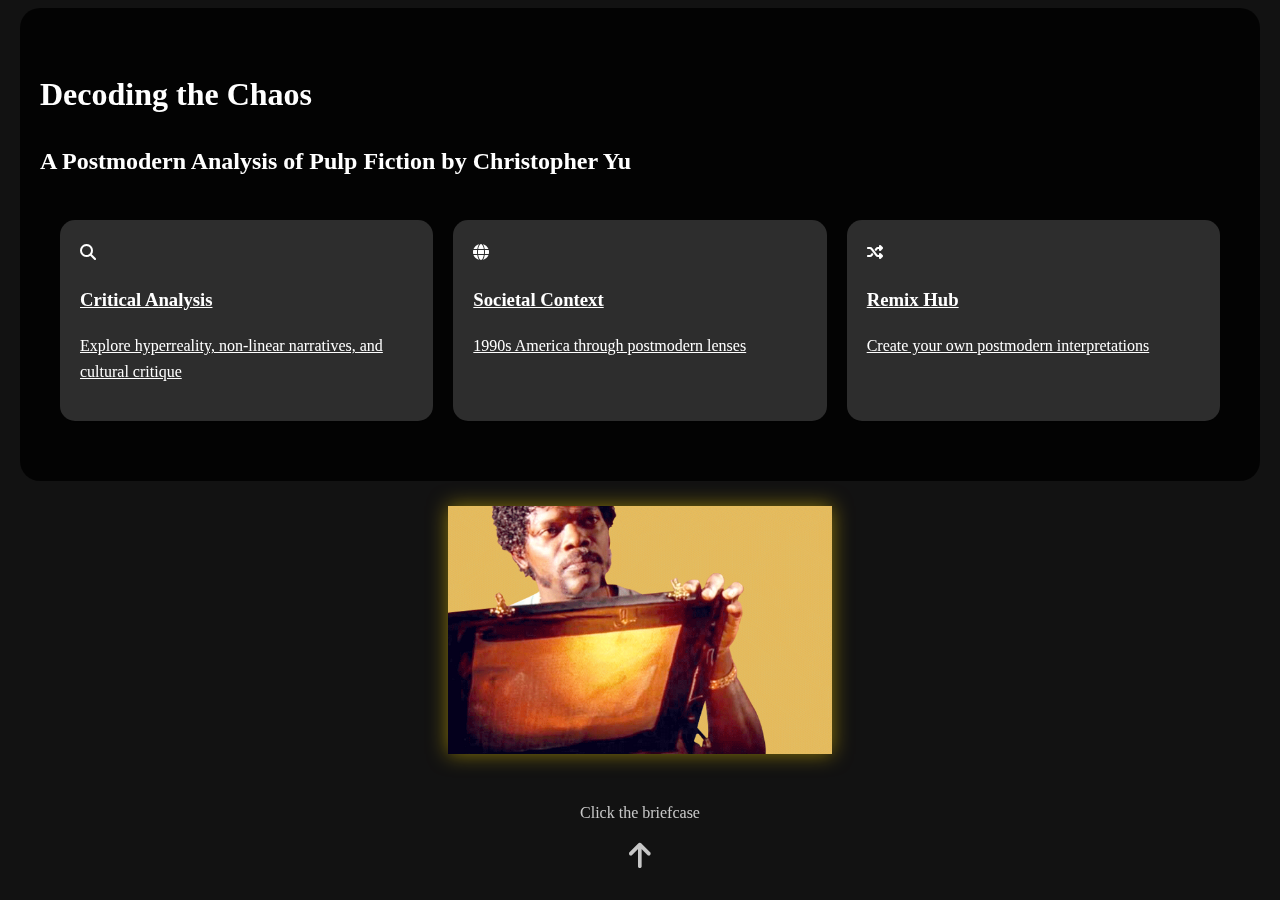
<file: index.html>
<!DOCTYPE html>
<html lang="en">

<head>
    <meta charset="UTF-8">
    <meta name="viewport" content="width=device-width, initial-scale=1.0">
    <title>Decoding the Chaos: Pulp Fiction Analysis</title>
    <link rel="stylesheet" href="css/style.css">
    <link rel="stylesheet" href="https://cdnjs.cloudflare.com/ajax/libs/font-awesome/6.4.0/css/all.min.css">
</head>

<body>
    <!-- Full-screen Briefcase Background -->
    <div class="briefcase" onclick="redirectRandomly()">
        <img src="assets/images/briefcase.gif" alt="Mysterious Briefcase">
        <div class="hover-effect"></div>
    </div>

    <!-- Main Content Container -->
    <div class="container">
        <!-- Glitch Title -->
        <div class="glitch-container">
            <h1 class="glitch" data-text="Decoding the Chaos">Decoding the Chaos</h1>
        </div>

        <!-- Subtitle -->
        <h2 class="subtitle">A Postmodern Analysis of Pulp Fiction by Christopher Yu</h2>

        <!-- Navigation Cards -->
        <div class="grid">
            <a href="analysis.html" class="card">
                <i class="fas fa-search"></i>
                <h3>Critical Analysis</h3>
                <p>Explore hyperreality, non-linear narratives, and cultural critique</p>
            </a>

            <a href="context.html" class="card">
                <i class="fas fa-globe"></i>
                <h3>Societal Context</h3>
                <p>1990s America through postmodern lenses</p>
            </a>

            <a href="remix-hub.html" class="card">
                <i class="fas fa-random"></i>
                <h3>Remix Hub</h3>
                <p>Create your own postmodern interpretations</p>
            </a>
        </div>
    </div>

    <!-- Subtle Up Arrow Hint -->
<div class="click-arrow">
    <p>Click the briefcase</p>
    <i class="fas fa-arrow-up"></i>
</div>

    <!-- Scripts -->
    <script src="js/script.js"></script>
</body>

</html>
</file>
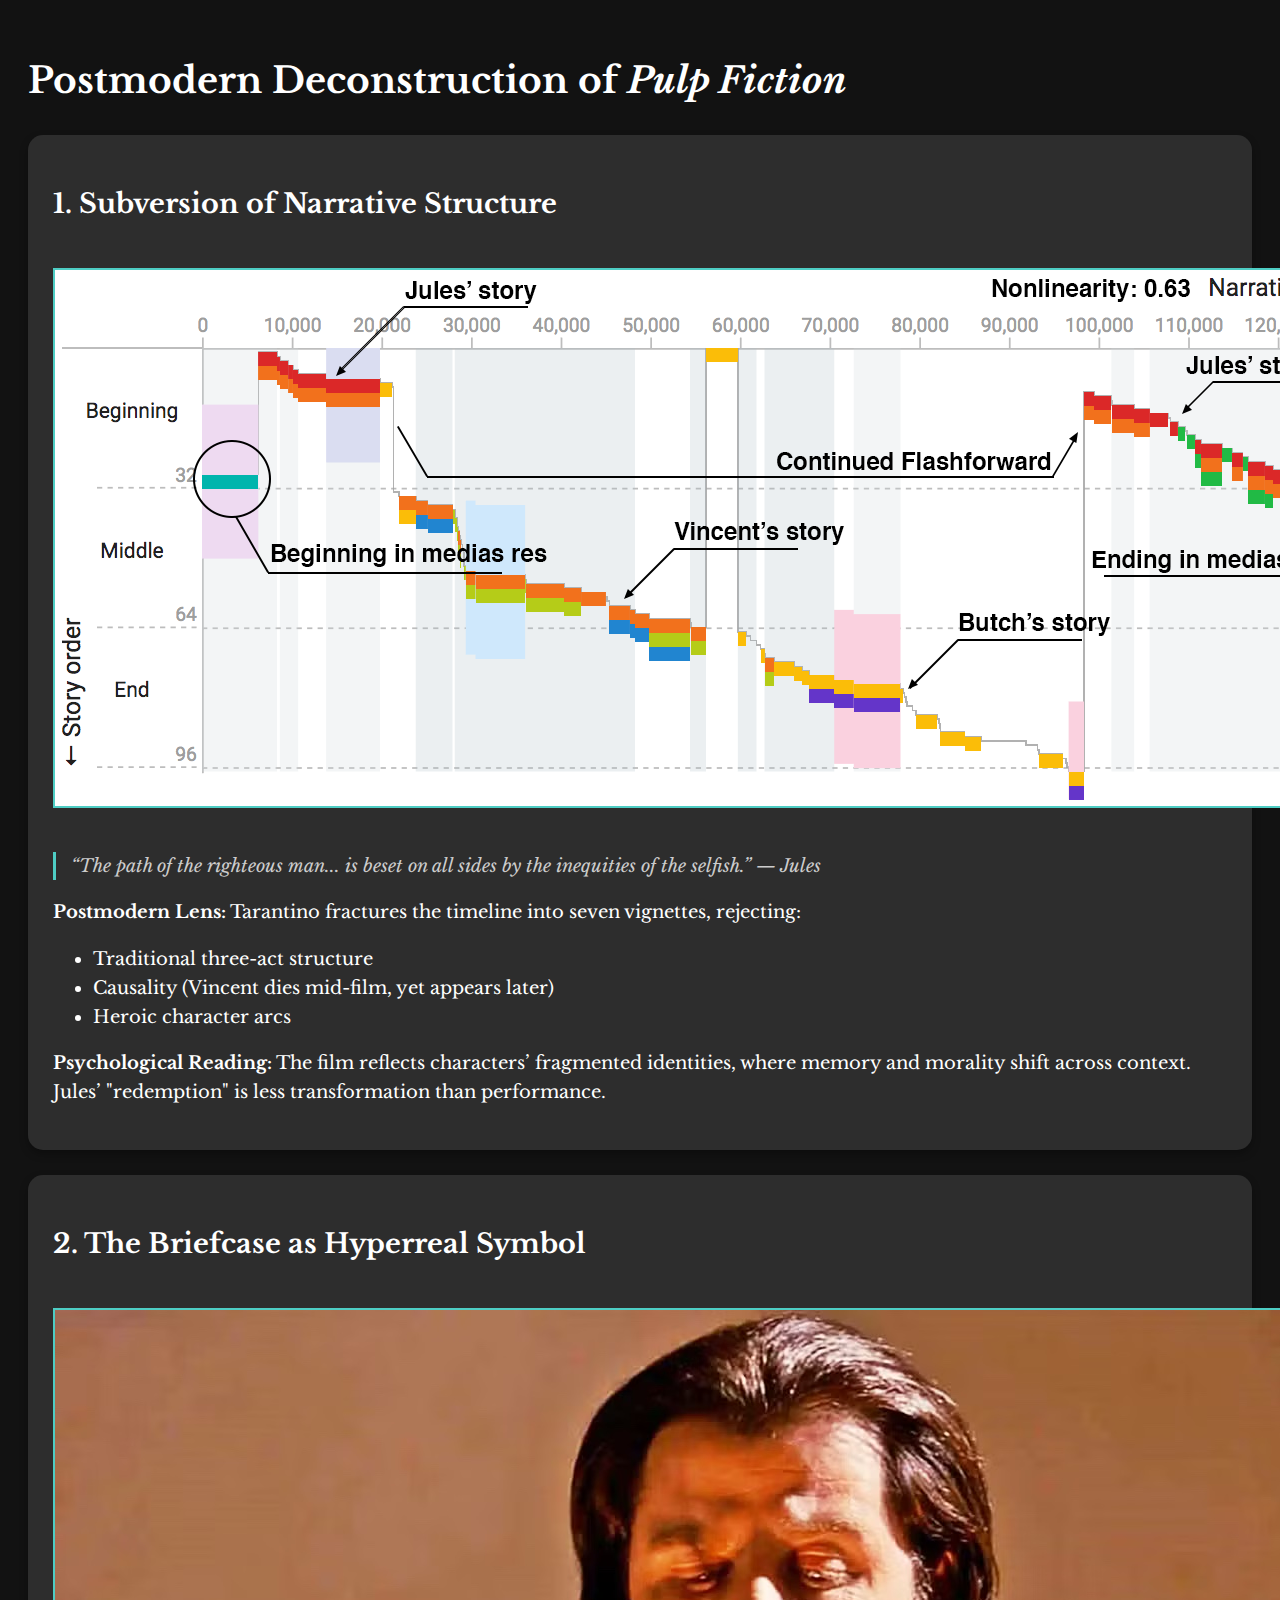
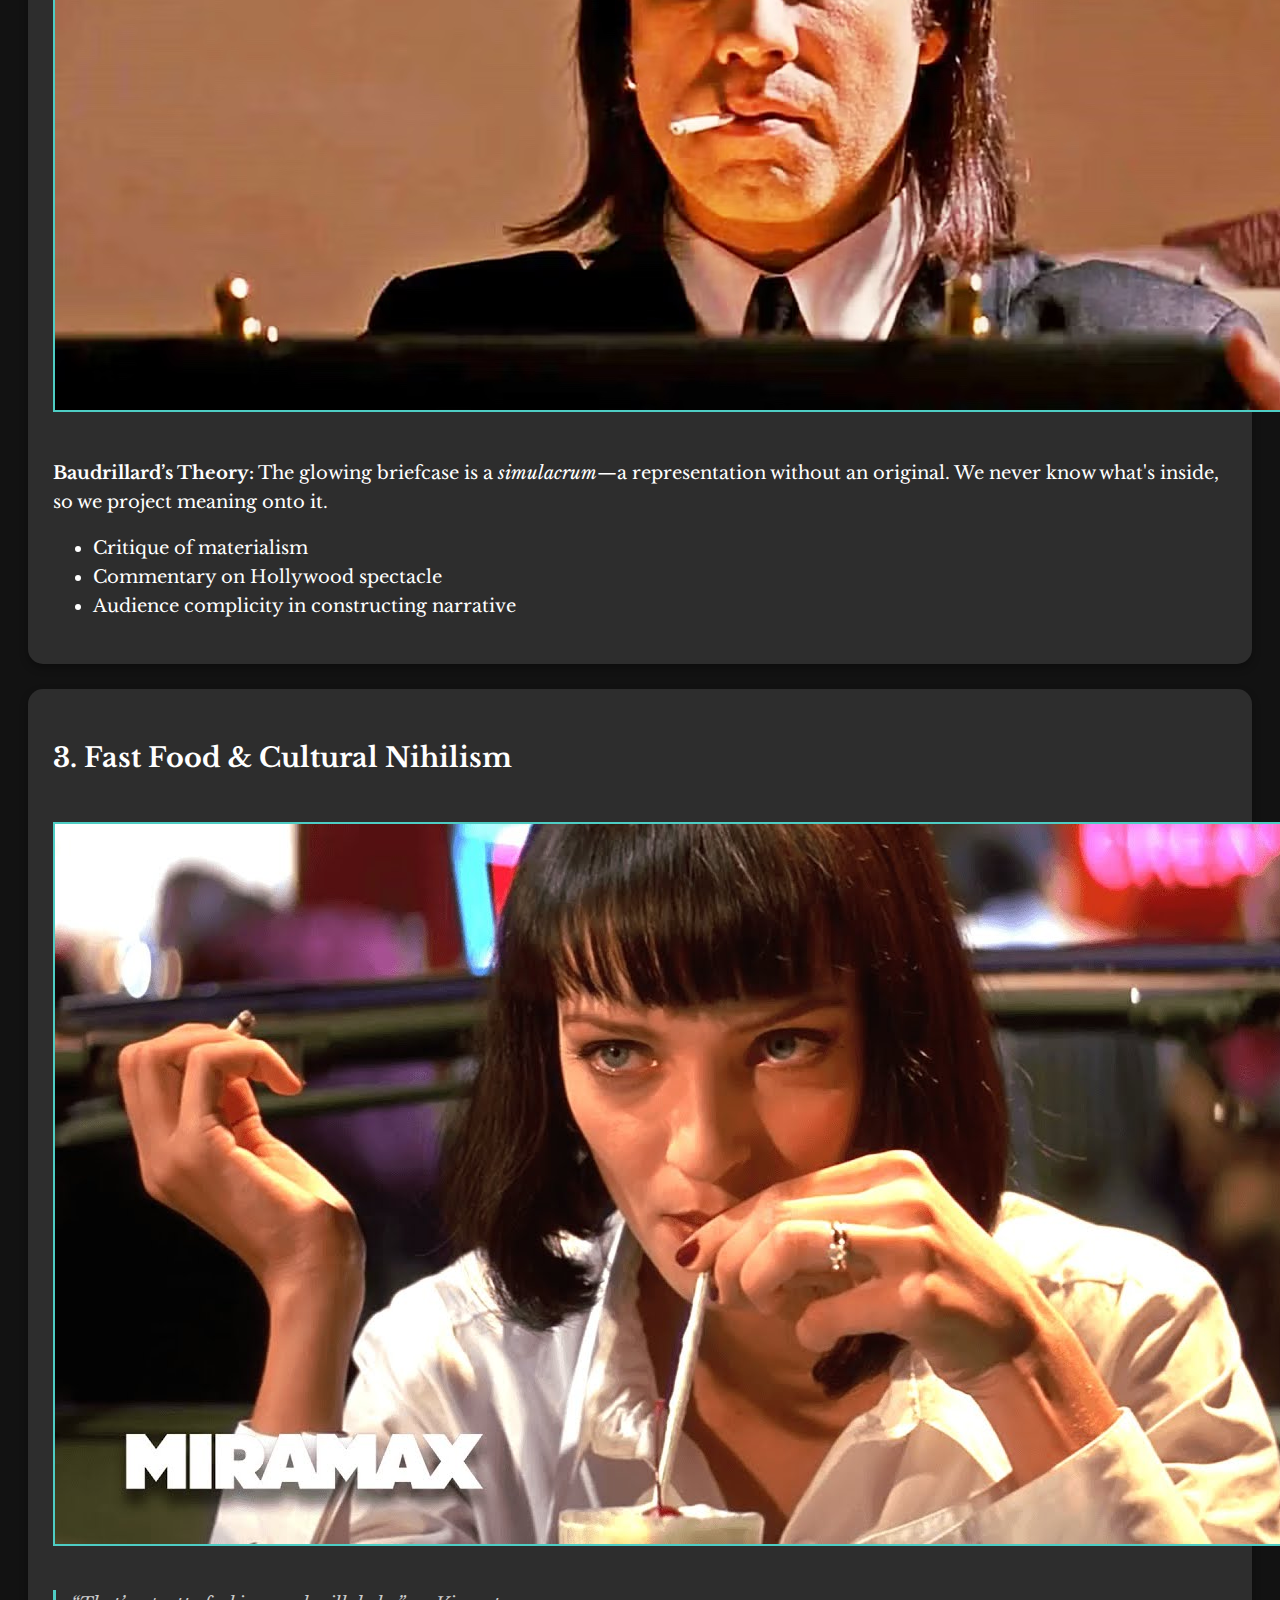
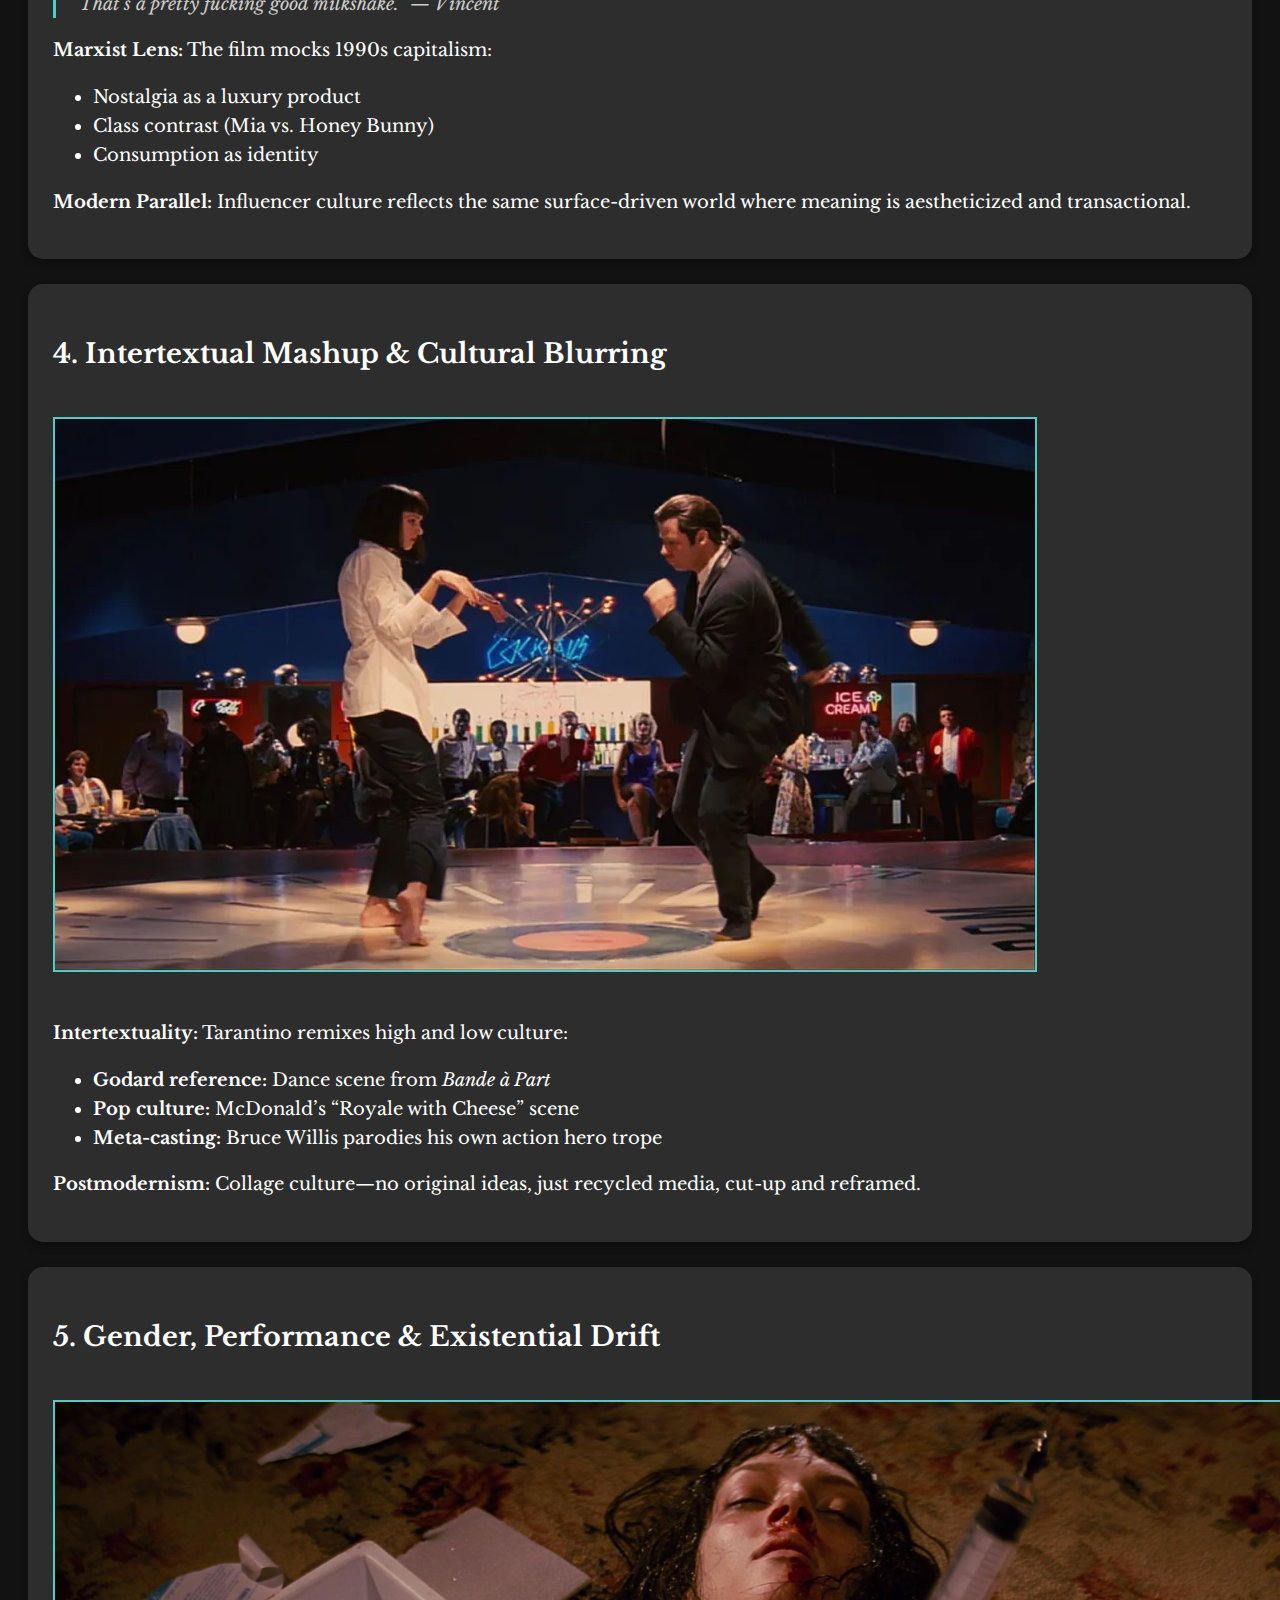
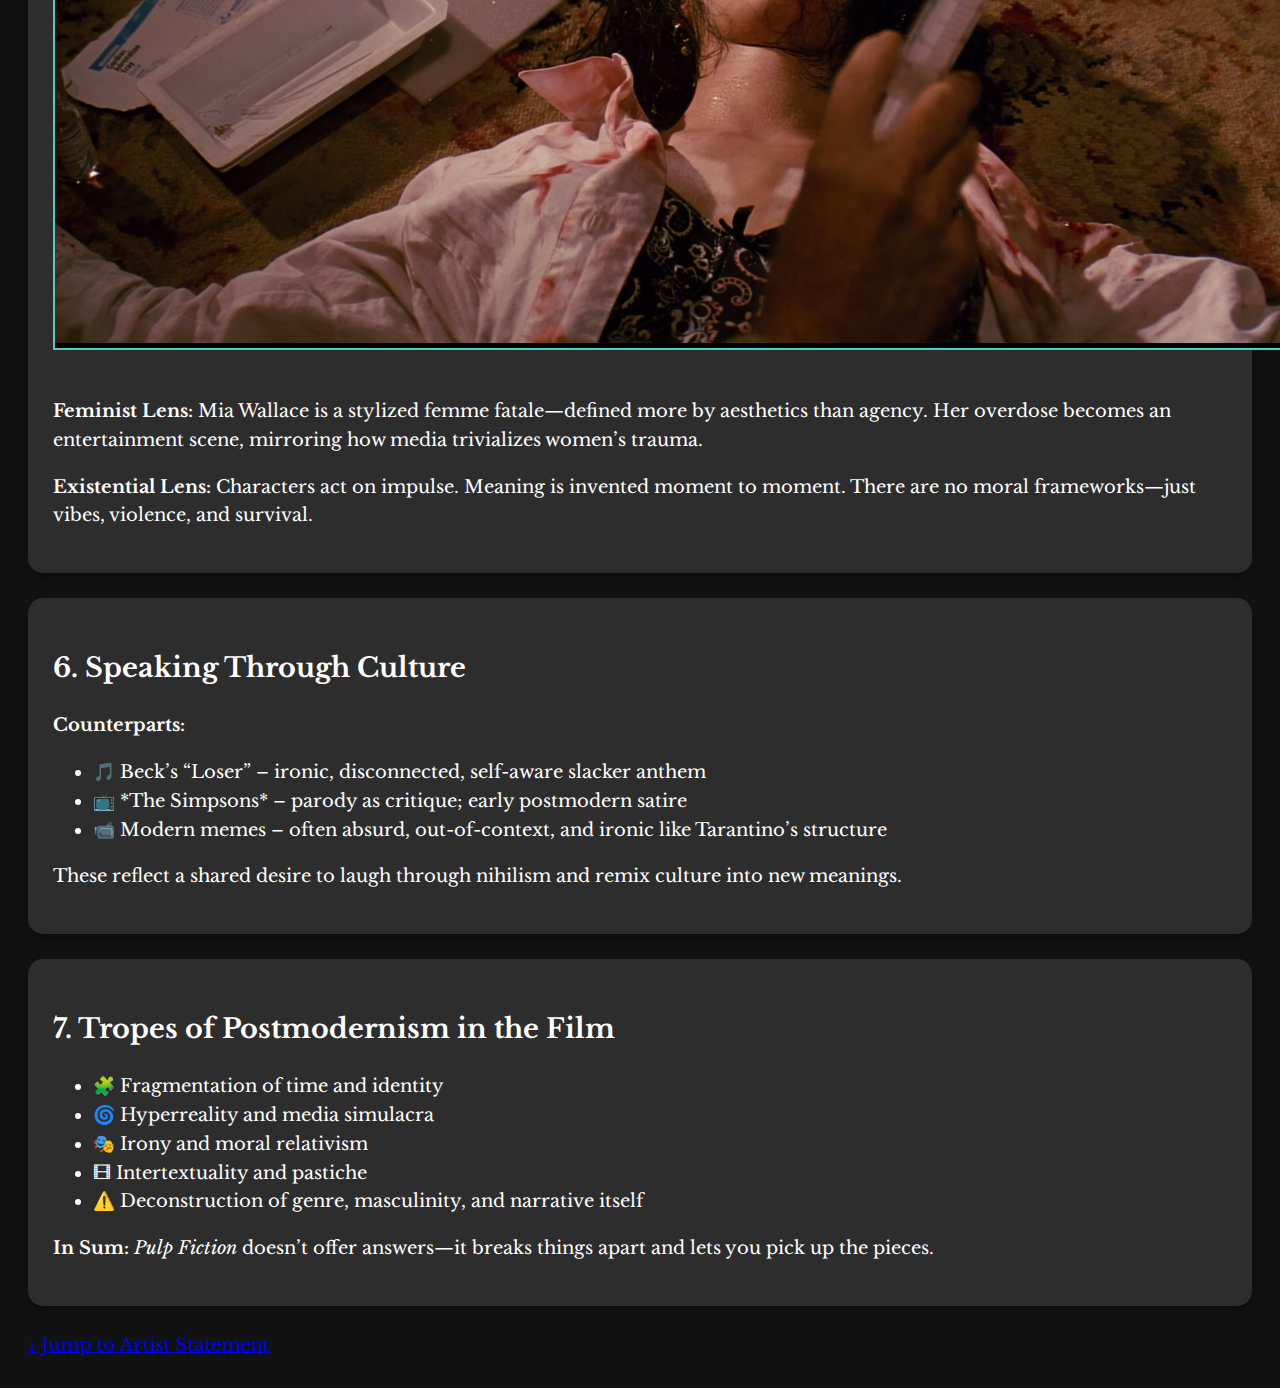
<file: analysis.html>
<!DOCTYPE html>
<html lang="en">

<head>
    <meta charset="UTF-8">
    <title>Critical Analysis: Pulp Fiction</title>
    <link rel="stylesheet" href="css/analysis.css">
    <link href="https://fonts.googleapis.com/css2?family=Libre+Baskerville&display=swap" rel="stylesheet">
</head>

<body>
    <div class="container">
        <h1>Postmodern Deconstruction of <em>Pulp Fiction</em></h1>

        <!-- 1. LENS: Subversion of Narrative Structure -->
        <div class="analysis-section" id="scene-1">
            <h2>1. Subversion of Narrative Structure</h2>
            <img src="assets/images/timeline.png" alt="Chronological vs. Film Timeline" class="responsive-img">
            <div class="quote">“The path of the righteous man... is beset on all sides by the inequities of the
                selfish.” — Jules</div>
            <p><strong>Postmodern Lens:</strong> Tarantino fractures the timeline into seven vignettes, rejecting:</p>
            <ul>
                <li>Traditional three-act structure</li>
                <li>Causality (Vincent dies mid-film, yet appears later)</li>
                <li>Heroic character arcs</li>
            </ul>
            <p><strong>Psychological Reading:</strong> The film reflects characters’ fragmented identities, where memory
                and morality shift across context. Jules’ "redemption" is less transformation than performance.</p>
        </div>

        <!-- 2. HYPERREALITY -->
        <div class="analysis-section" id="scene-2">
            <h2>2. The Briefcase as Hyperreal Symbol</h2>
            <img src="assets/images/briefcase-scene.jpg" alt="Briefcase Glow" class="responsive-img">
            <p><strong>Baudrillard’s Theory:</strong> The glowing briefcase is a <em>simulacrum</em>—a representation
                without an original. We never know what's inside, so we project meaning onto it.</p>
            <ul>
                <li>Critique of materialism</li>
                <li>Commentary on Hollywood spectacle</li>
                <li>Audience complicity in constructing narrative</li>
            </ul>
        </div>

        <!-- 3. MARXIST LENS & CULTURAL NIHILISM -->
        <div class="analysis-section" id="scene-3">
            <h2>3. Fast Food & Cultural Nihilism</h2>
            <img src="assets/images/milkshake-scene.jpg" alt="$5 Milkshake" class="responsive-img">
            <div class="quote">“That’s a pretty fucking good milkshake.” — Vincent</div>
            <p><strong>Marxist Lens:</strong> The film mocks 1990s capitalism:</p>
            <ul>
                <li>Nostalgia as a luxury product</li>
                <li>Class contrast (Mia vs. Honey Bunny)</li>
                <li>Consumption as identity</li>
            </ul>
            <p><strong>Modern Parallel:</strong> Influencer culture reflects the same surface-driven world where meaning
                is aestheticized and transactional.</p>
        </div>

        <!-- 4. INTERTEXTUALITY -->
        <div class="analysis-section" id="scene-4">
            <h2>4. Intertextual Mashup & Cultural Blurring</h2>
            <img src="assets/images/dance-scene.webp" alt="Vincent & Mia Dance" class="responsive-img">
            <p><strong>Intertextuality:</strong> Tarantino remixes high and low culture:</p>
            <ul>
                <li><strong>Godard reference:</strong> Dance scene from <em>Bande à Part</em></li>
                <li><strong>Pop culture:</strong> McDonald’s “Royale with Cheese” scene</li>
                <li><strong>Meta-casting:</strong> Bruce Willis parodies his own action hero trope</li>
            </ul>
            <p><strong>Postmodernism:</strong> Collage culture—no original ideas, just recycled media, cut-up and
                reframed.</p>
        </div>

        <!-- 5. FEMINIST/EXISTENTIAL READINGS -->
        <div class="analysis-section" id="scene-5">
            <h2>5. Gender, Performance & Existential Drift</h2>
            <img src="assets/images/mia.png" alt="Mia Wallace" class="responsive-img">
            <p><strong>Feminist Lens:</strong> Mia Wallace is a stylized femme fatale—defined more by aesthetics than
                agency. Her overdose becomes an entertainment scene, mirroring how media trivializes women’s trauma.</p>
            <p><strong>Existential Lens:</strong> Characters act on impulse. Meaning is invented moment to moment. There
                are no moral frameworks—just vibes, violence, and survival.</p>
        </div>

        <!-- 6. CULTURAL COUNTERPARTS -->
        <div class="analysis-section" id="scene-6">
            <h2>6. Speaking Through Culture</h2>
            <p><strong>Counterparts:</strong></p>
            <ul>
                <li>🎵 Beck’s “Loser” – ironic, disconnected, self-aware slacker anthem</li>
                <li>📺 *The Simpsons* – parody as critique; early postmodern satire</li>
                <li>📹 Modern memes – often absurd, out-of-context, and ironic like Tarantino’s structure</li>
            </ul>
            <p>These reflect a shared desire to laugh through nihilism and remix culture into new meanings.</p>
        </div>

        <!-- 7. POSTMODERN THEMES -->
        <div class="analysis-section" id="scene-7">
            <h2>7. Tropes of Postmodernism in the Film</h2>
            <ul>
                <li>🧩 Fragmentation of time and identity</li>
                <li>🌀 Hyperreality and media simulacra</li>
                <li>🎭 Irony and moral relativism</li>
                <li>🎞 Intertextuality and pastiche</li>
                <li>⚠️ Deconstruction of genre, masculinity, and narrative itself</li>
            </ul>
            <p><strong>In Sum:</strong> <em>Pulp Fiction</em> doesn’t offer answers—it breaks things apart and lets you
                pick up the pieces.</p>
        </div>

        <!-- Jump Banner to Artist Statement -->
        <div class="jump-banner">
            <a href="analysis.html#artist-statement">
                ↓ Jump to Artist Statement
            </a>
        </div>
    </div>
</body>

</html>
</file>
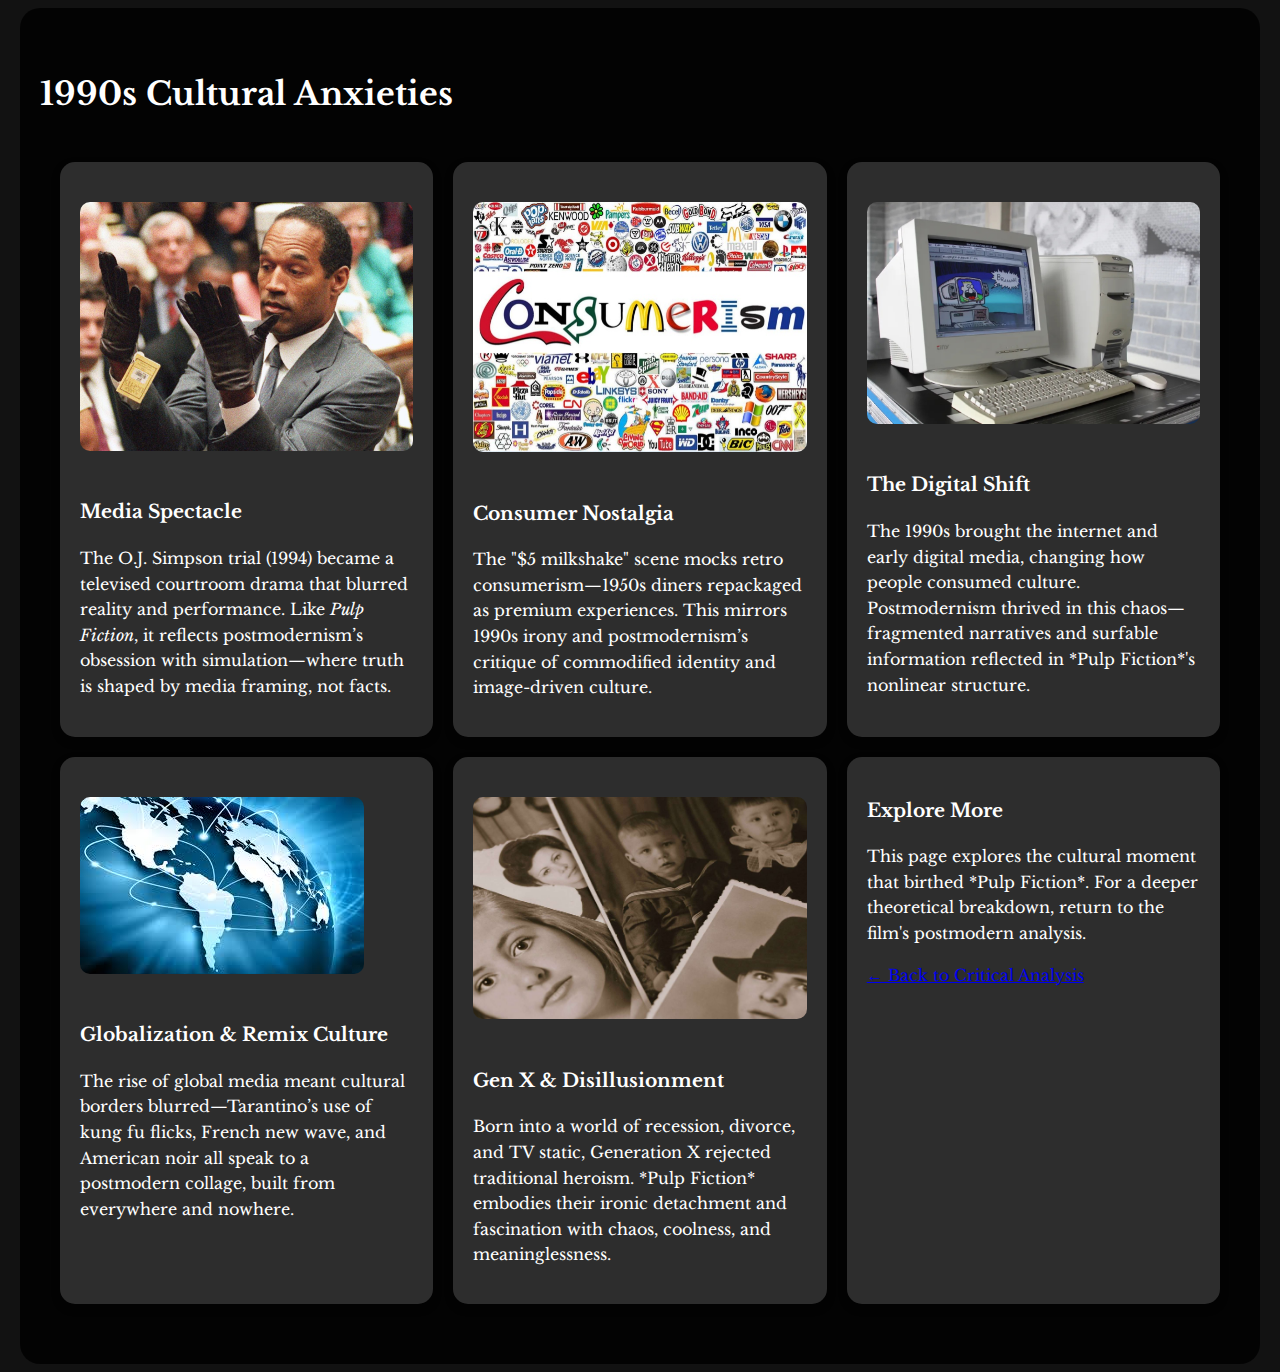
<file: context.html>
<!DOCTYPE html>
<html lang="en">
<head>
    <meta charset="UTF-8">
    <title>Societal Context</title>
    <link rel="stylesheet" href="css/style.css">
    <link href="https://fonts.googleapis.com/css2?family=Libre+Baskerville&display=swap" rel="stylesheet">
</head>
<body>
    <div class="container">
        <h1>1990s Cultural Anxieties</h1>
        <div class="grid">

            <!-- Media Spectacle -->
            <div class="card">
                <img src="assets/images/oj-trial.jpeg" alt="O.J. Trial" class="responsive-img">
                <h3>Media Spectacle</h3>
                <p>The O.J. Simpson trial (1994) became a televised courtroom drama that blurred reality and performance. Like <em>Pulp Fiction</em>, it reflects postmodernism’s obsession with simulation—where truth is shaped by media framing, not facts.</p>
            </div>

            <!-- Consumerism -->
            <div class="card">
                <img src="assets/images/consumerism.jpg" alt="Consumerism" class="responsive-img">
                <h3>Consumer Nostalgia</h3>
                <p>The "$5 milkshake" scene mocks retro consumerism—1950s diners repackaged as premium experiences. This mirrors 1990s irony and postmodernism’s critique of commodified identity and image-driven culture.</p>
            </div>

            <!-- Digital Revolution -->
            <div class="card">
                <img src="assets/images/internet90s.jpg" alt="1990s Internet" class="responsive-img">
                <h3>The Digital Shift</h3>
                <p>The 1990s brought the internet and early digital media, changing how people consumed culture. Postmodernism thrived in this chaos—fragmented narratives and surfable information reflected in *Pulp Fiction*'s nonlinear structure.</p>
            </div>

            <!-- Globalization -->
            <div class="card">
                <img src="assets/images/globalization.jpeg" alt="Globalization" class="responsive-img">
                <h3>Globalization & Remix Culture</h3>
                <p>The rise of global media meant cultural borders blurred—Tarantino’s use of kung fu flicks, French new wave, and American noir all speak to a postmodern collage, built from everywhere and nowhere.</p>
            </div>

            <!-- Gen X Disillusionment -->
            <div class="card">
                <img src="assets/images/genx.jpg" alt="Gen X Disillusionment" class="responsive-img">
                <h3>Gen X & Disillusionment</h3>
                <p>Born into a world of recession, divorce, and TV static, Generation X rejected traditional heroism. *Pulp Fiction* embodies their ironic detachment and fascination with chaos, coolness, and meaninglessness.</p>
            </div>

            <!-- Navigation -->
            <div class="card">
                <h3>Explore More</h3>
                <p>This page explores the cultural moment that birthed *Pulp Fiction*. For a deeper theoretical breakdown, return to the film's postmodern analysis.</p>
                <a href="analysis.html">← Back to Critical Analysis</a>
            </div>
        </div>
    </div>
</body>
</html>
</file>
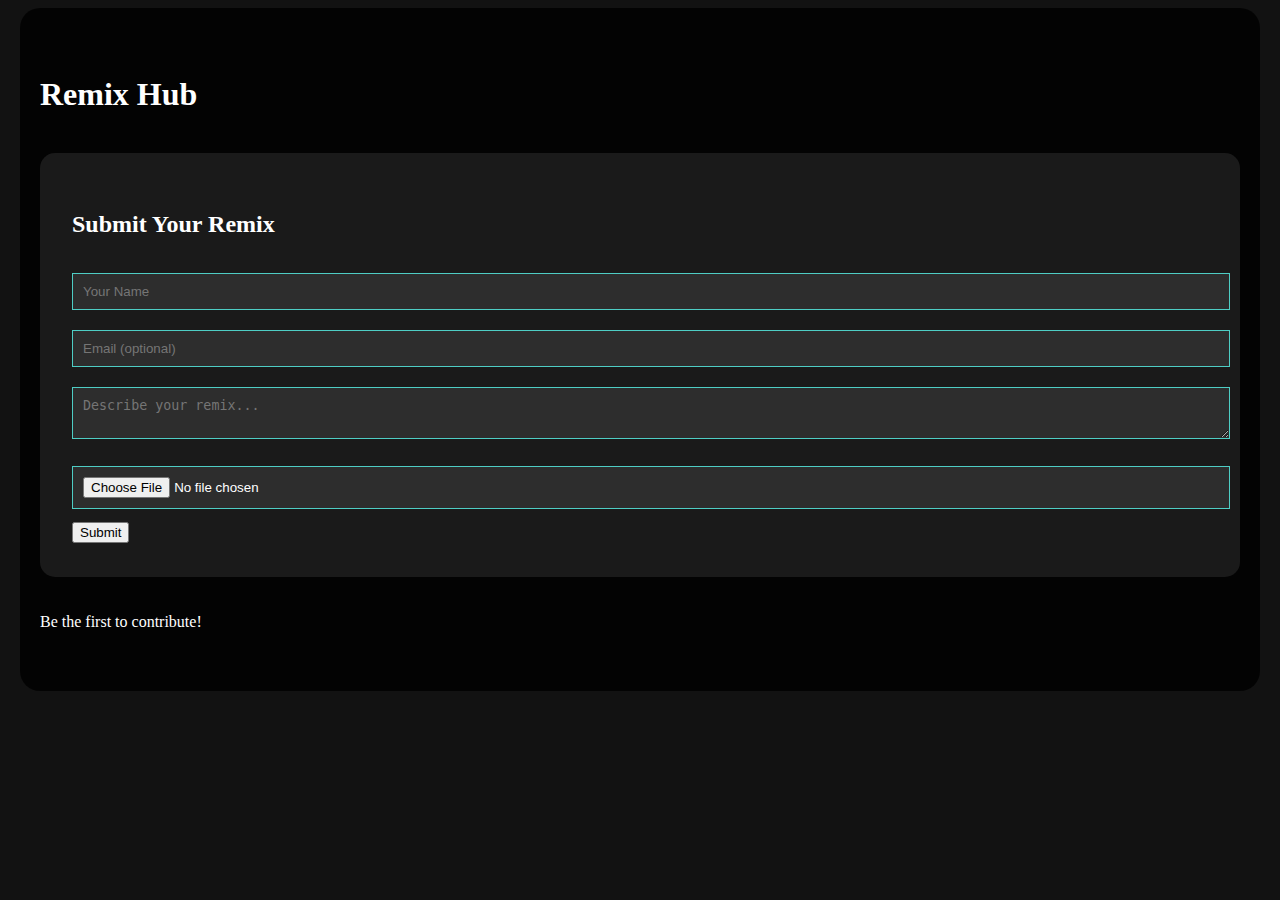
<file: remix-hub.html>
<!DOCTYPE html>
<html lang="en">
<head>
    <meta charset="UTF-8">
    <title>Postmodern Remix Hub</title>
    <link rel="stylesheet" href="css/style.css">
</head>
<body>
    <div class="container">
        <h1>Remix Hub</h1>
        
        <!-- Custom Submission Form -->
        <div class="remix-form">
            <h2>Submit Your Remix</h2>
            <form id="submissionForm">
                <input type="text" name="name" placeholder="Your Name" required>
                <input type="email" name="email" placeholder="Email (optional)">
                <textarea name="description" placeholder="Describe your remix..." required></textarea>
                <input type="file" name="artwork" accept="image/*,video/*,audio/*" required>
                <button type="submit" class="modern-btn chaos-btn">
                    <i class="fas fa-upload"></i> Submit
                </button>
            </form>
        </div>

        <!-- Remix Gallery -->
        <div class="gallery">
            <!-- Content loaded dynamically via JS -->
            <div class="placeholder">
                <i class="fas fa-random"></i>
                <p>Be the first to contribute!</p>
            </div>
        </div>
    </div>

    <script src="js/script.js"></script>
</body>
</html>
</file>
<file: css/style.css>
/* css/style.css */
/* Modern Button Styles */
/* ===== CENTER & SIZE ADJUSTMENTS ===== */
.briefcase {
    position: fixed;
    top: 70%;
    left: 50%;
    transform: translate(-50%, -50%);
    width: 100vw;
    height: 100vh;
    display: flex;
    justify-content: center;
    align-items: center;
    z-index: 1; /* Ensure it's below buttons (z-index: 1000) */
}

.briefcase img {
    max-width: 100%;
    max-height: 100%;
    width: auto;
    height: auto;
    min-width: unset; /* Remove previous constraint */
    object-fit: contain; /* Maintain aspect ratio while filling space */
    animation: pulse 2s infinite;
}

@keyframes pulse {
    0% { transform: scale(0.98); }
    50% { transform: scale(1.02); }
    100% { transform: scale(0.98); }
}

/* Hover Effects */
.modern-btn:hover {
    transform: translateY(-2px);
    box-shadow: 0 6px 20px rgba(0, 0, 0, 0.2);
}

.modern-btn:active {
    transform: translateY(1px);
}

/* Ripple Effect */
.modern-btn::after {
    content: '';
    position: absolute;
    top: 50%;
    left: 50%;
    width: 0;
    height: 0;
    background: rgba(255, 255, 255, 0.2);
    border-radius: 50%;
    transform: translate(-50%, -50%);
    transition: width 0.3s, height 0.3s;
}

.modern-btn:hover::after {
    width: 200px;
    height: 200px;
}

/* Image Fixes */
.briefcase img {
    max-width: 100%;  /* Scales with container */
    height: auto;     /* Maintains aspect ratio */
    min-width: 200px; /* Minimum size */
    width: 30vw;      /* Responsive viewport-based sizing */
    filter: drop-shadow(0 0 10px rgba(255, 215, 0, 0.5));
}

/* For smaller screens */
@media (max-width: 768px) {
    .briefcase img {
        width: 50vw;  /* Larger on mobile */
    }
}

/* Applies to all content pages */
.responsive-img {
    max-width: 100%;
    height: auto;
    border-radius: 10px;
    margin: 20px 0;
}

.hover-effect {
    position: absolute;
    top: 0;
    left: 0;
    width: 100%;
    height: 100%;
    background: radial-gradient(circle, 
        rgba(255, 215, 0, 0.3) 0%, 
        rgba(255, 215, 0, 0) 70%);
    opacity: 0;
    transition: opacity 0.3s;
}

.briefcase:hover .hover-effect {
    opacity: 1;
}

/* Responsive Layout */
.button-container {
    position: fixed;
    bottom: 20px;
    width: 100%;
    display: flex;
    justify-content: center;
    gap: 20px;
    z-index: 1000;
}

@media (max-width: 768px) {
    .button-container {
        flex-direction: column;
        align-items: center;
    }
    
    .modern-btn {
        width: 80%;
        justify-content: center;
    }
}

/* Grid layout for content pages */
.grid {
    display: grid;
    grid-template-columns: repeat(auto-fit, minmax(300px, 1fr));
    gap: 20px;
    padding: 20px;
}

.card {
    background: #1a1a1a;
    padding: 20px;
    border-radius: 15px;
    box-shadow: 0 4px 8px rgba(0, 0, 0, 0.3);
}

.card:hover {
    transform: translateY(-5px);
    transition: transform 0.3s;
}

/* Add to existing styles */
.container {
    max-width: 1200px;
    margin: 0 auto;
    padding: 40px 20px;
    position: relative;
    z-index: 2; /* Ensure content appears above background elements */
    background: rgba(0, 0, 0, 0.8); /* Semi-transparent background */
    border-radius: 20px;
}

/* Dark Theme Base */
body {
    background-color: #121212;
    color: #ffffff;

    font-family: 'Libre Baskerville', serif;
    line-height: 1.6;
}

/* Glitch Text Color */
.glitch {
    color: #ffffff;
}

/* Card Backgrounds */
.card {
    background: #2d2d2d;
    color: #ffffff;
}

/* Form Styling */
.remix-form {
    background: #1a1a1a;
    padding: 2rem;
    border-radius: 15px;
    margin: 2rem 0;
}

input, textarea {
    background: #2d2d2d;
    color: #ffffff;
    border: 1px solid #4ecdc4;
    padding: 10px;
    margin: 10px 0;
    width: 100%;
}

.click-arrow {
    position: fixed;
    bottom: 30px;
    left: 50%;
    transform: translateX(-50%);
    color: #f5f5f5;
    font-size: 1rem;
    text-align: center;
    z-index: 10;
    animation: floatArrowUp 2s ease-in-out infinite;
    pointer-events: none;
    font-family: 'Libre Baskerville', serif;
    opacity: 0.8;
}

.click-arrow i {
    display: block;
    font-size: 1.8rem;
    margin-top: 5px;
}

/* Floating UP animation */
@keyframes floatArrowUp {
    0% { transform: translate(-50%, 0); }
    50% { transform: translate(-50%, -10px); }
    100% { transform: translate(-50%, 0); }
}
</file>
<file: css/analysis.css>
.analysis-section {
    background: #2d2d2d;
    padding: 25px;
    border-radius: 15px;
    margin: 25px 0;
    box-shadow: 0 4px 8px rgba(0, 0, 0, 0.3);
}

.quote {
    font-style: italic;
    border-left: 3px solid #4ecdc4;
    padding-left: 15px;
    margin: 15px 0;
    color: #cccccc;
}

.responsive-img {
    border: 2px solid #4ecdc4;
    margin: 20px 0;
}

body {
    background-color: #121212;
    color: #ffffff;

    padding: 20px;

    font-family: 'Libre Baskerville', serif;
    font-size: 18px; /* optional, good size for readability */
    line-height: 1.6; /* adds comfortable line spacing */
}

/* Responsive Spacing */
@media (max-width: 768px) {
    body {
        padding: 10px; /* Smaller space on mobile */
    }
    
    .container {
        padding: 20px;
        margin-top: 15px;
        margin-bottom: 15px;
    }
    
    .analysis-section {
        padding: 20px;
        margin: 20px 0;
    }
}
</file>
